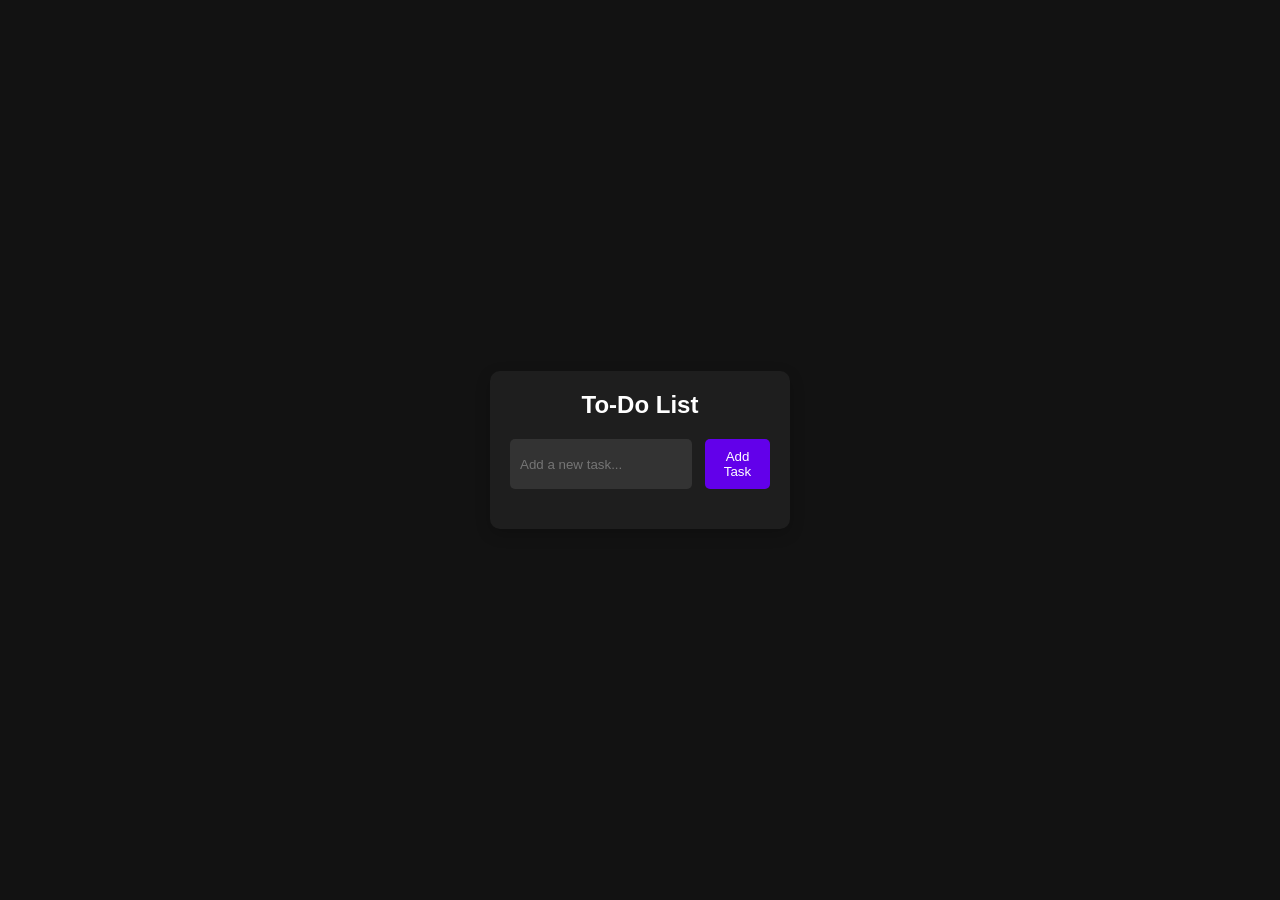
<file: 01_todo-localstorage/index.html>
<!DOCTYPE html>
<html lang="en">
  <head>
    <meta charset="UTF-8" />
    <meta name="viewport" content="width=device-width, initial-scale=1.0" />
    <title>Dark Mode To-Do List</title>
    <link rel="stylesheet" href="styles.css" />
  </head>
  <body>
    <div class="container">
      <h1>To-Do List</h1>
      <div class="input-container">
        <input type="text" id="todo-input" placeholder="Add a new task..." />
        <button id="add-task-btn">Add Task</button>
      </div>
      <ul id="todo-list"></ul>
    </div>
    <script src="script.js"></script>
  </body>
</html>
</file>
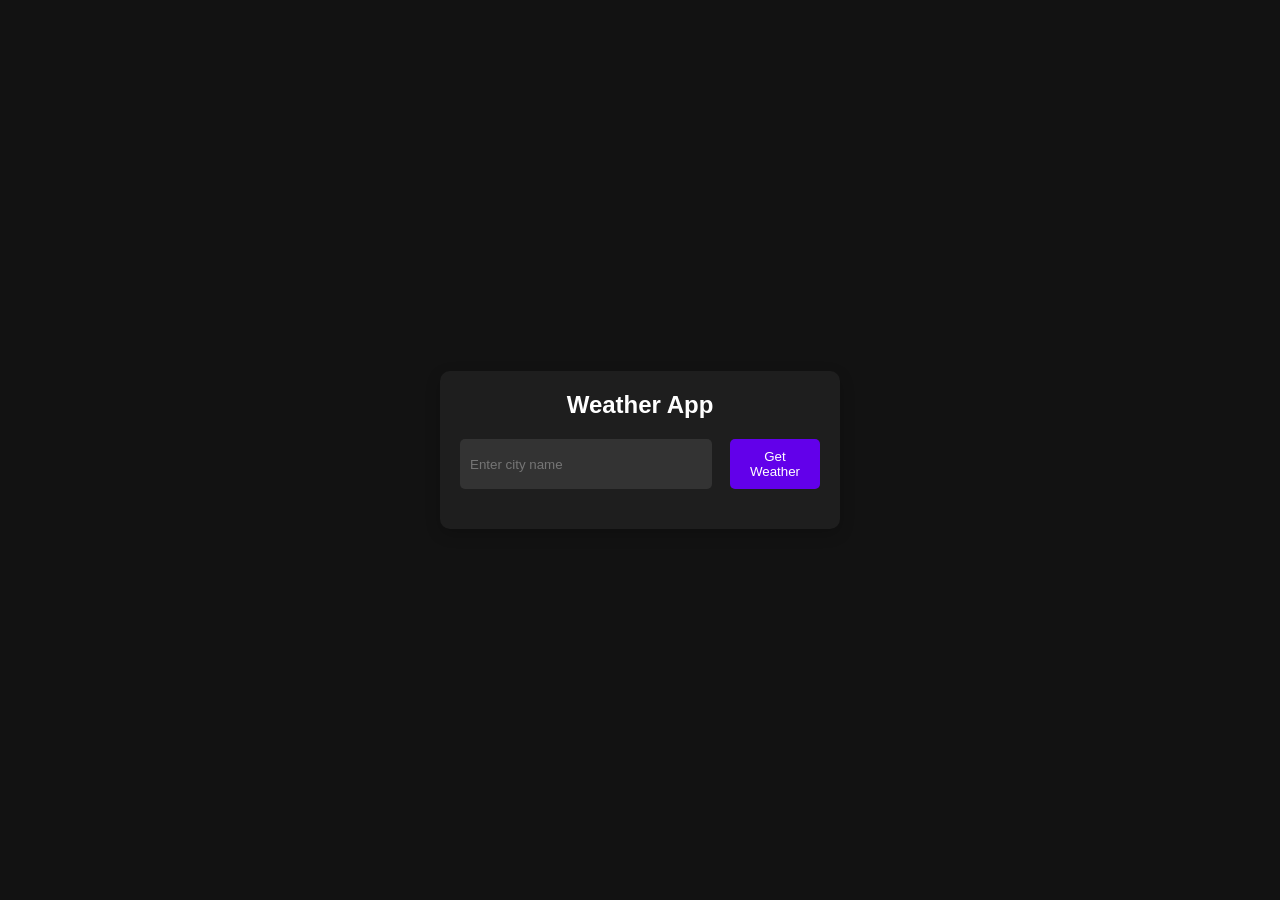
<file: 02_weather/index.html>
<!DOCTYPE html>
<html lang="en">
  <head>
    <meta charset="UTF-8" />
    <meta name="viewport" content="width=device-width, initial-scale=1.0" />
    <title>Weather App</title>
    <link rel="stylesheet" href="styles.css" />
  </head>
  <body>
    <div class="container">
      <h1>Weather App</h1>
      <div class="input-container">
        <input type="text" id="city-input" placeholder="Enter city name" />
        <button id="get-weather-btn">Get Weather</button>
      </div>
      <div id="weather-info" class="hidden">
        <h2 id="city-name"></h2>
        <p id="temperature"></p>
        <p id="description"></p>
      </div>
      <p id="error-message" class="hidden">City not found. Please try again.</p>
    </div>
    <script src="script.js"></script>
  </body>
</html>
</file>
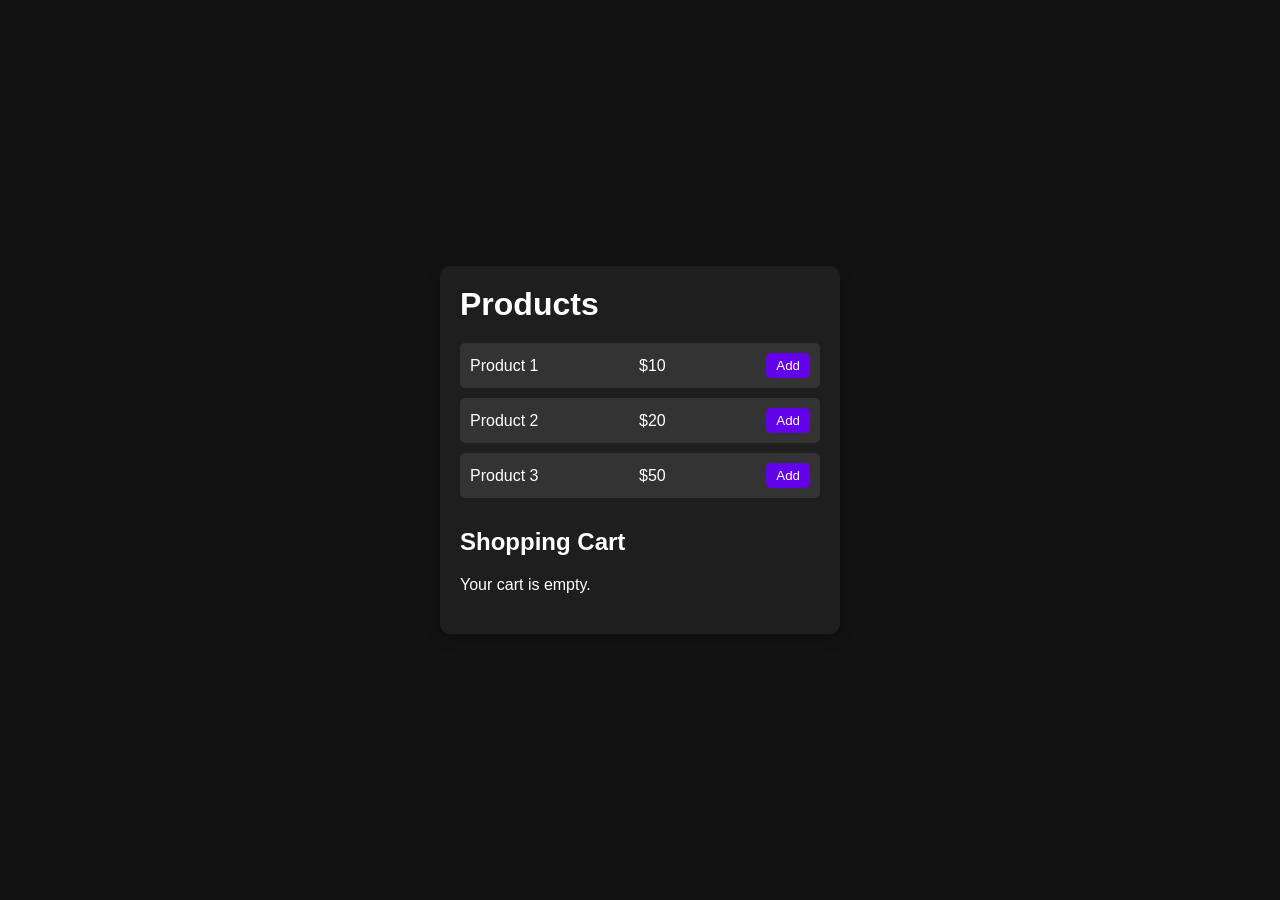
<file: 03_ecommerce/index.html>
<!DOCTYPE html>
<html lang="en">
  <head>
    <meta charset="UTF-8" />
    <meta name="viewport" content="width=device-width, initial-scale=1.0" />
    <title>Simple E-Commerce</title>
    <link rel="stylesheet" href="styles.css" />
  </head>
  <body>
    <div class="container">
      <h1>Products</h1>
      <div id="product-list">
        <!-- Products will be dynamically added here by JavaScript -->
      </div>

      <h2>Shopping Cart</h2>
      <div id="cart-items">
        <p id="empty-cart">Your cart is empty.</p>
      </div>
      <div id="cart-total" class="hidden">
        <p>Total: <span id="total-price"></span></p>
        <button id="checkout-btn">Checkout</button>
      </div>
    </div>

    <script src="script.js"></script>
  </body>
</html>
</file>
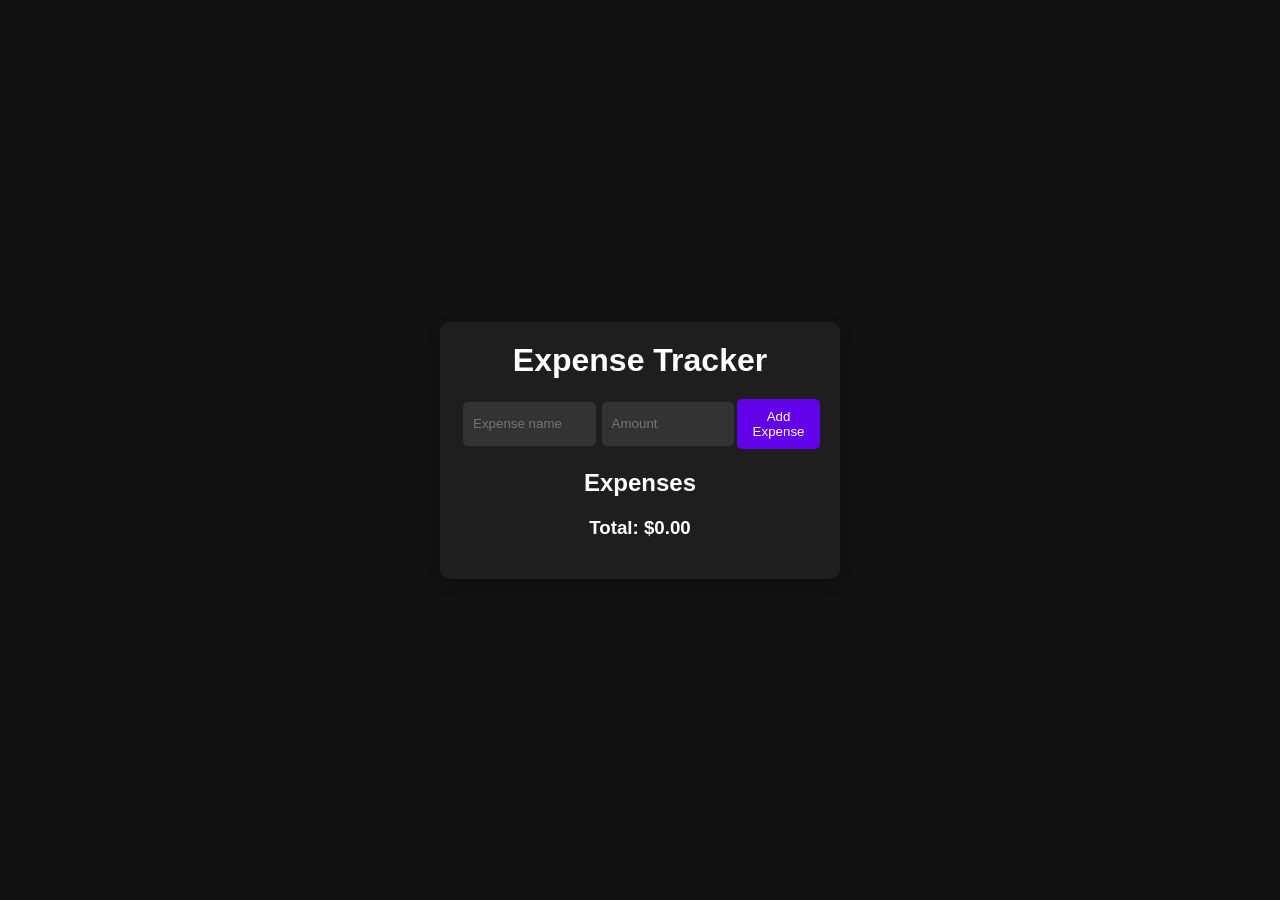
<file: 04_expense_tracker/index.html>
<!doctype html>
<html lang="en">
  <head>
    <meta charset="UTF-8" />
    <meta name="viewport" content="width=device-width, initial-scale=1.0" />
    <title>Expense Tracker</title>
    <link rel="stylesheet" href="styles.css" />
  </head>
  <body>
    <div class="container">
      <h1>Expense Tracker</h1>
      <form id="expense-form">
        <input
          type="text"
          id="expense-name"
          placeholder="Expense name"
          required
        />
        <input
          type="number"
          id="expense-amount"
          placeholder="Amount"
          required
        />
        <button type="submit">Add Expense</button>
      </form>

      <h2>Expenses</h2>
      <ul id="expense-list">
        <!-- Expenses will be dynamically added here -->
      </ul>

      <div id="total">
        <h3>Total: $<span id="total-amount">0.00</span></h3>
      </div>
    </div>
    <script src="script.js"></script>
  </body>
</html>
</file>
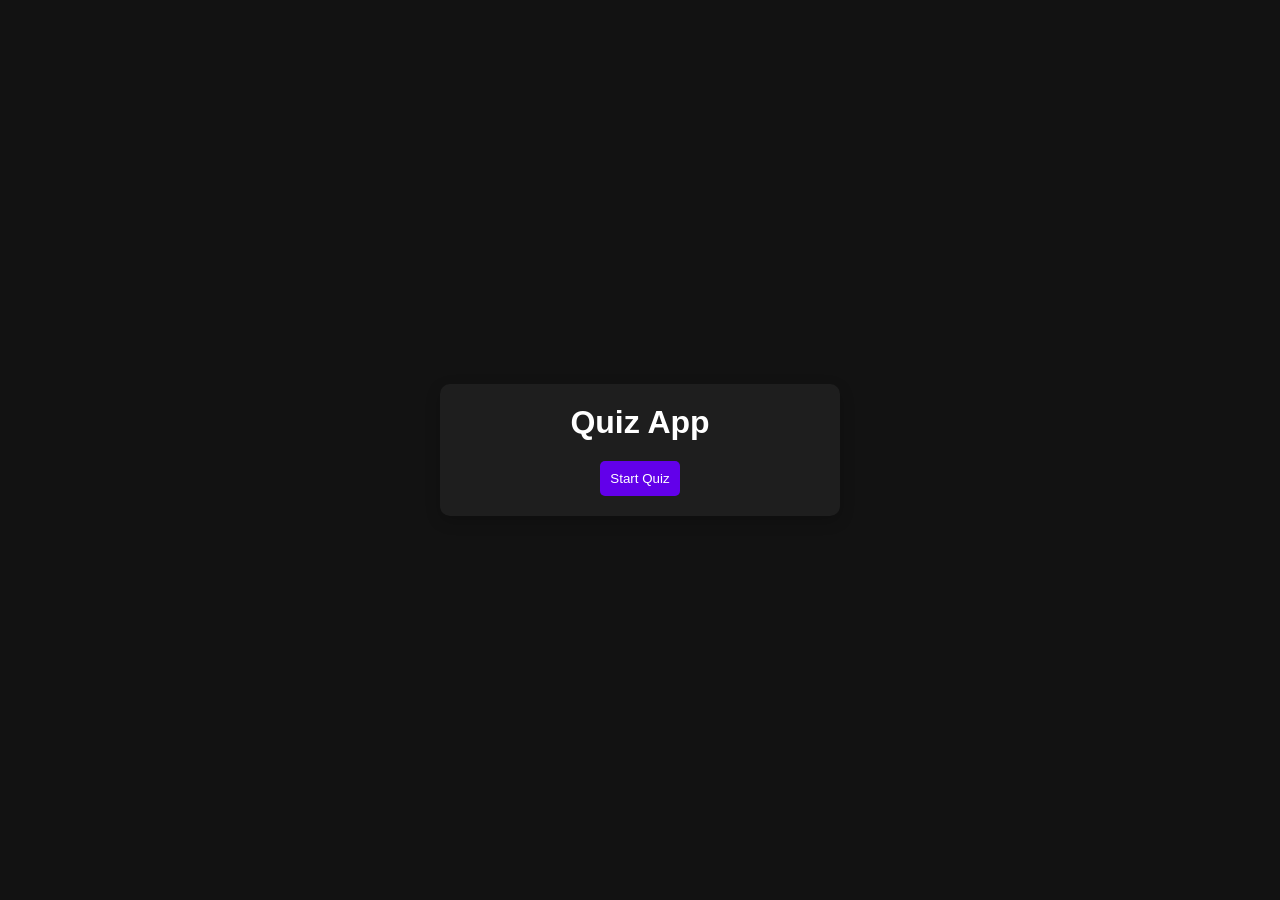
<file: 05_Quiz/index.html>
<!DOCTYPE html>
<html lang="en">
  <head>
    <meta charset="UTF-8" />
    <meta name="viewport" content="width=device-width, initial-scale=1.0" />
    <title>Quiz App</title>
    <link rel="stylesheet" href="styles.css" />
  </head>
  <body>
    <div class="container">
      <h1>Quiz App</h1>
      <div id="quiz-container">
        <div id="question-container" class="hidden">
          <h2 id="question-text"></h2>
          <ul id="choices-list">
            <!-- Choices will be added dynamically here -->
          </ul>
          <button id="next-btn" class="hidden">Next Question</button>
        </div>
        <div id="result-container" class="hidden">
          <h2>Your Score:</h2>
          <p id="score"></p>
          <button id="restart-btn">Restart Quiz</button>
        </div>
        <button id="start-btn">Start Quiz</button>
      </div>
    </div>
    <script src="script.js"></script>
  </body>
</html>
</file>
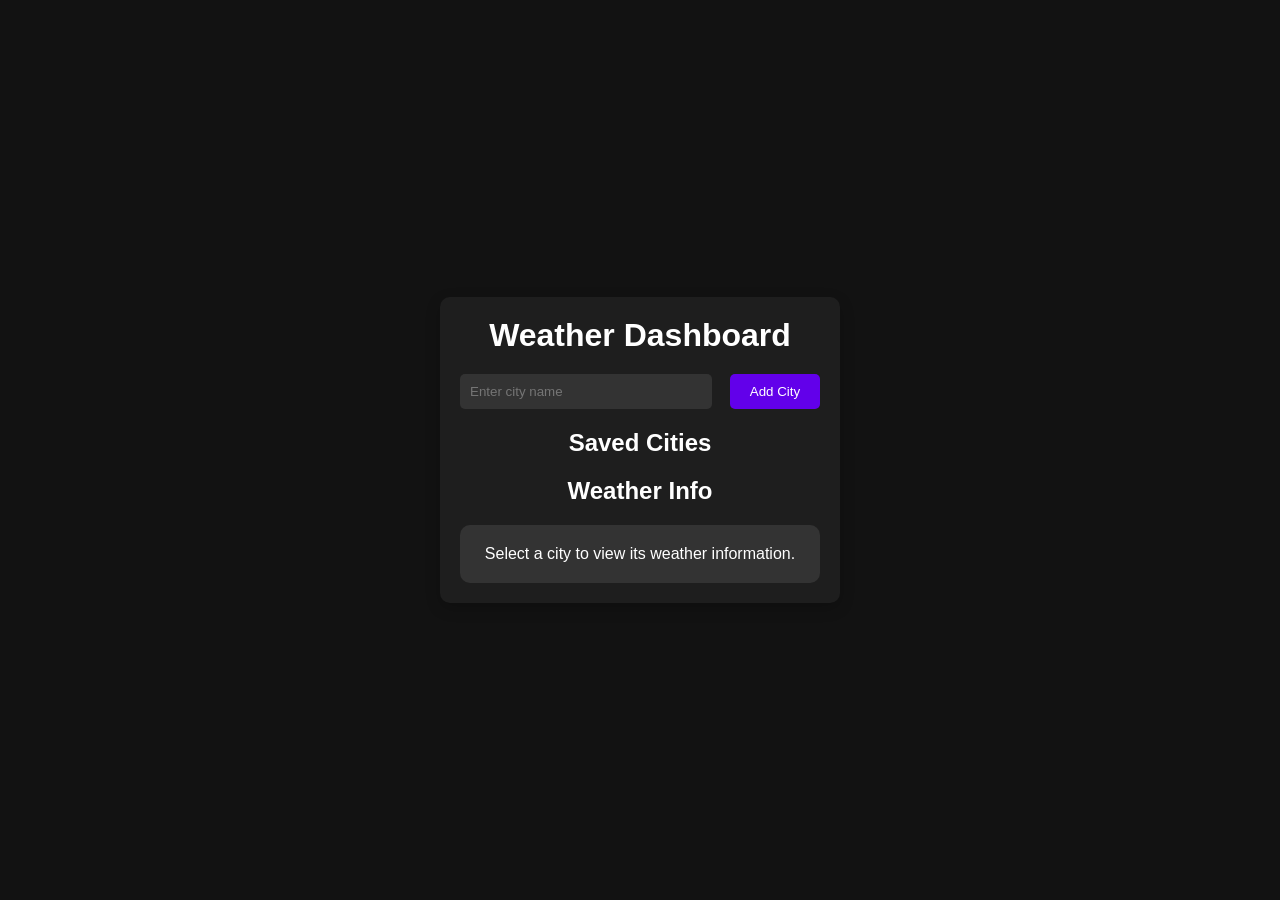
<file: 06_weather_dashboard/index.html>
<!DOCTYPE html>
<html lang="en">
  <head>
    <meta charset="UTF-8" />
    <meta name="viewport" content="width=device-width, initial-scale=1.0" />
    <title>Weather Dashboard</title>
    <link rel="stylesheet" href="styles.css" />
  </head>
  <body>
    <div class="container">
      <h1>Weather Dashboard</h1>
      <div class="input-container">
        <input type="text" id="city-input" placeholder="Enter city name" />
        <button id="add-city-btn">Add City</button>
      </div>

      <h2>Saved Cities</h2>
      <ul id="city-list">
        <!-- Cities will be dynamically added here -->
      </ul>

      <h2>Weather Info</h2>
      <div id="weather-container">
        <p>Select a city to view its weather information.</p>
      </div>
    </div>
    <script src="script.js"></script>
  </body>
</html>
</file>
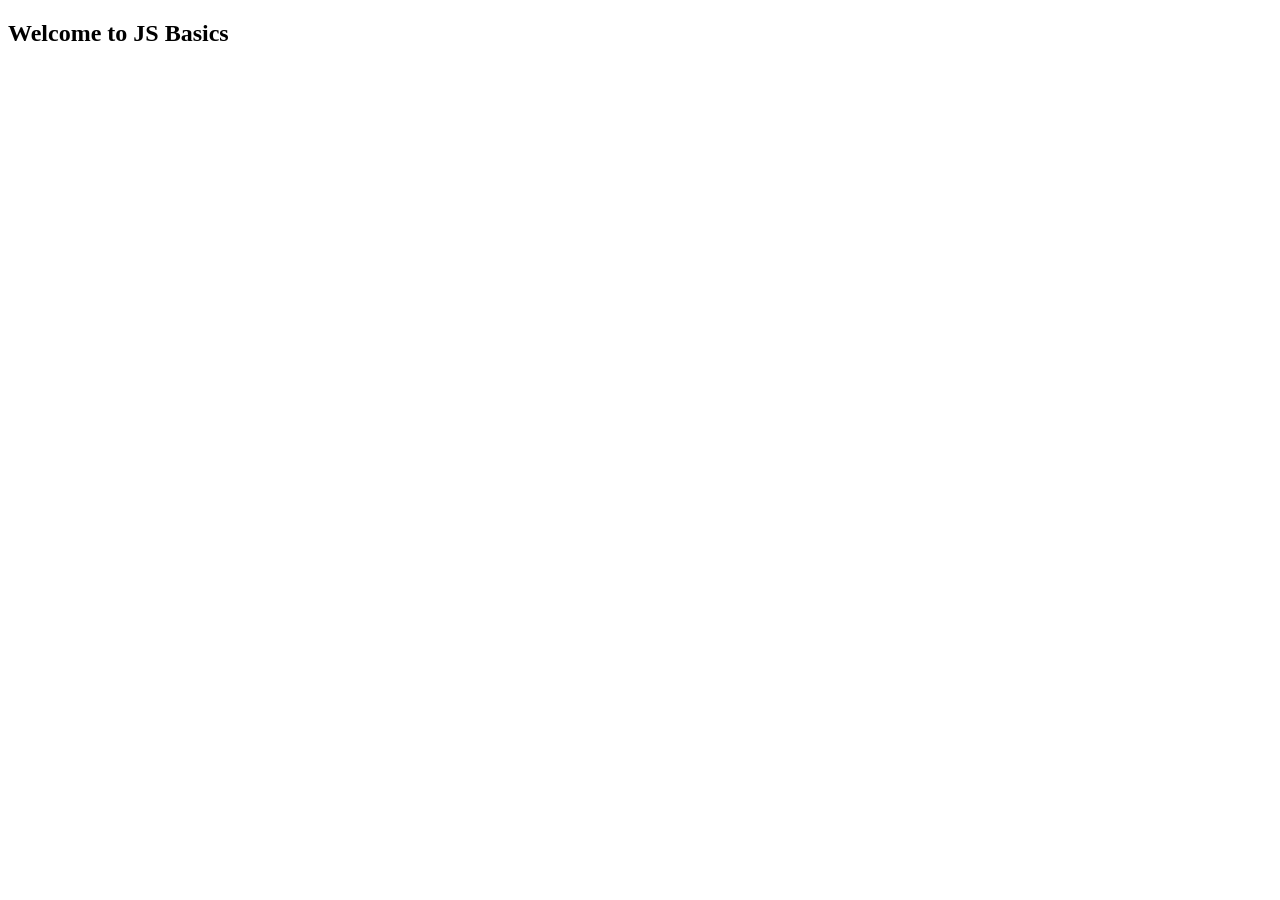
<file: JS Internship/JS Basics/index.html>
<!doctype html>
<html lang="en">
  <head>
    <meta charset="UTF-8" />
    <meta name="viewport" content="width=device-width, initial-scale=1.0" />
    <title>js Basics</title>
  </head>
  <body>
    <div id="container">
      <h2>Welcome to JS Basics</h2>
    </div>
    <script src="script.js"></script>
  </body>
</html>
</file>
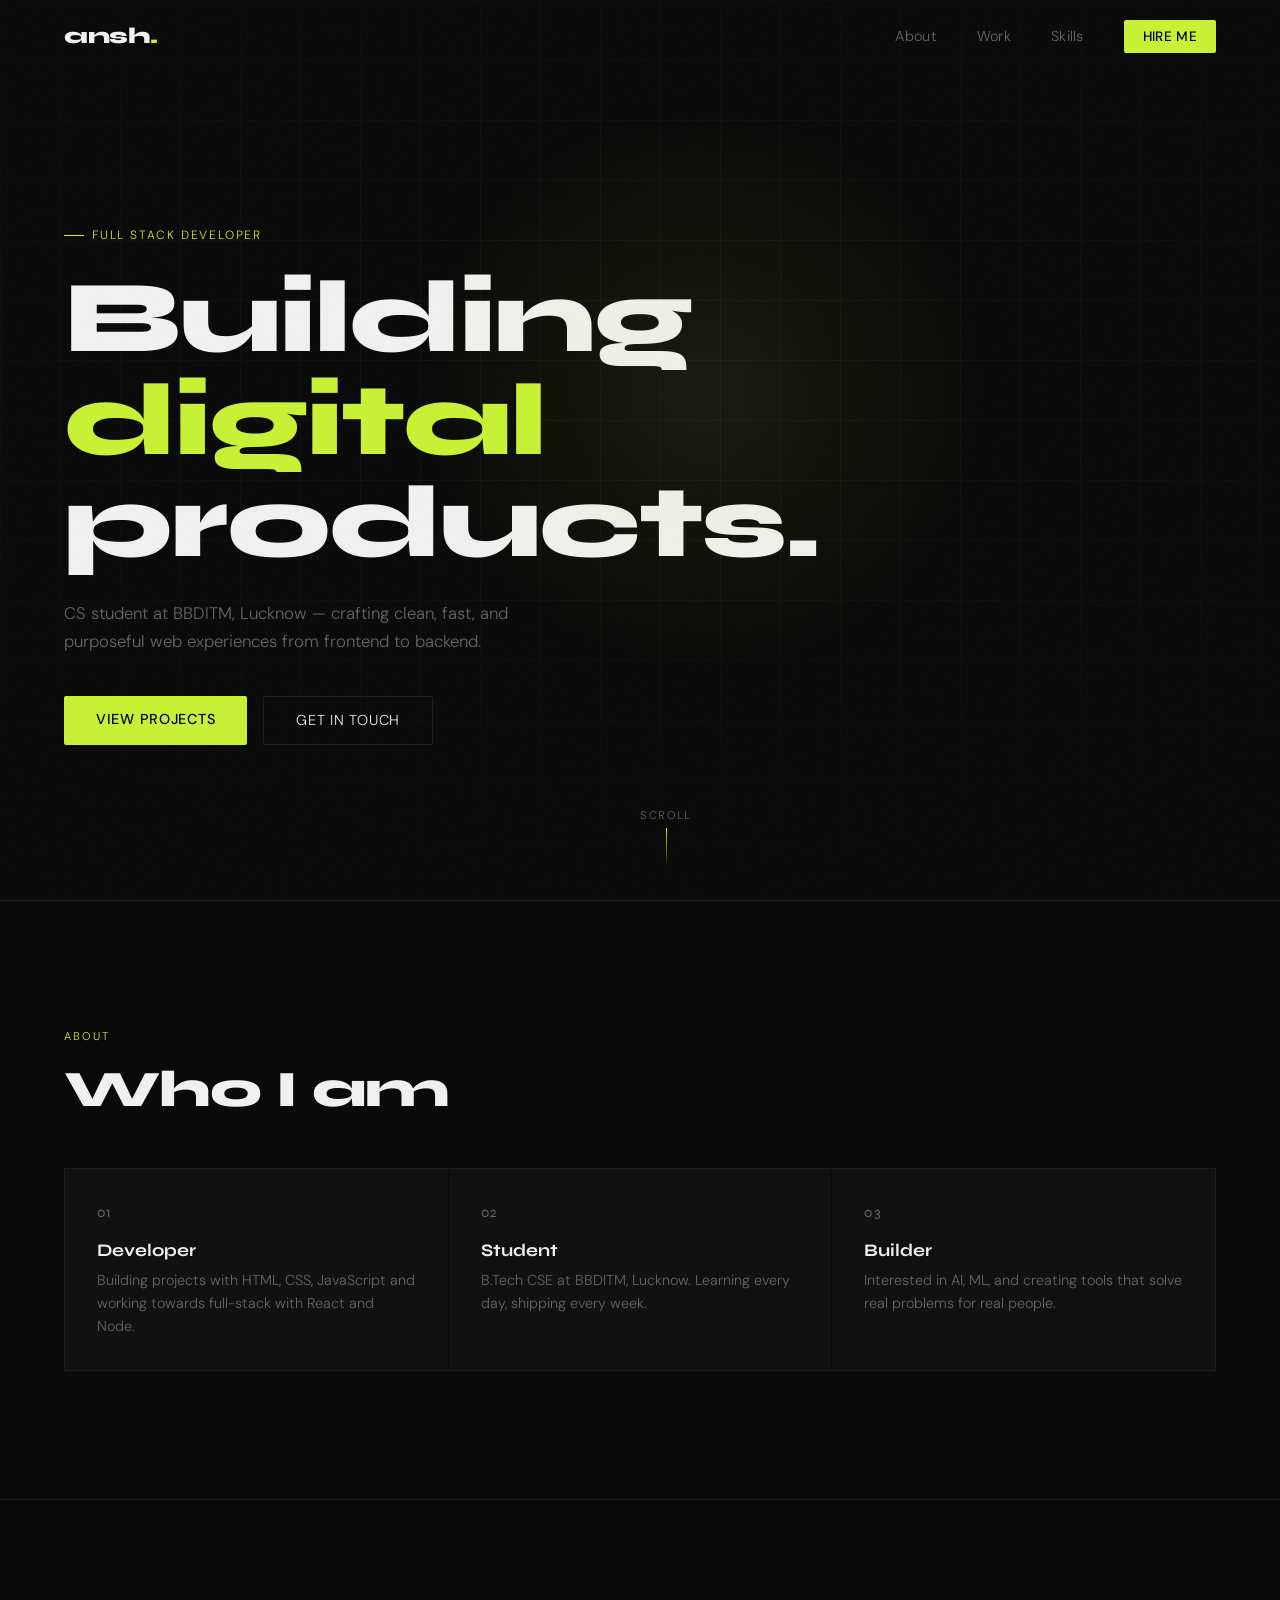
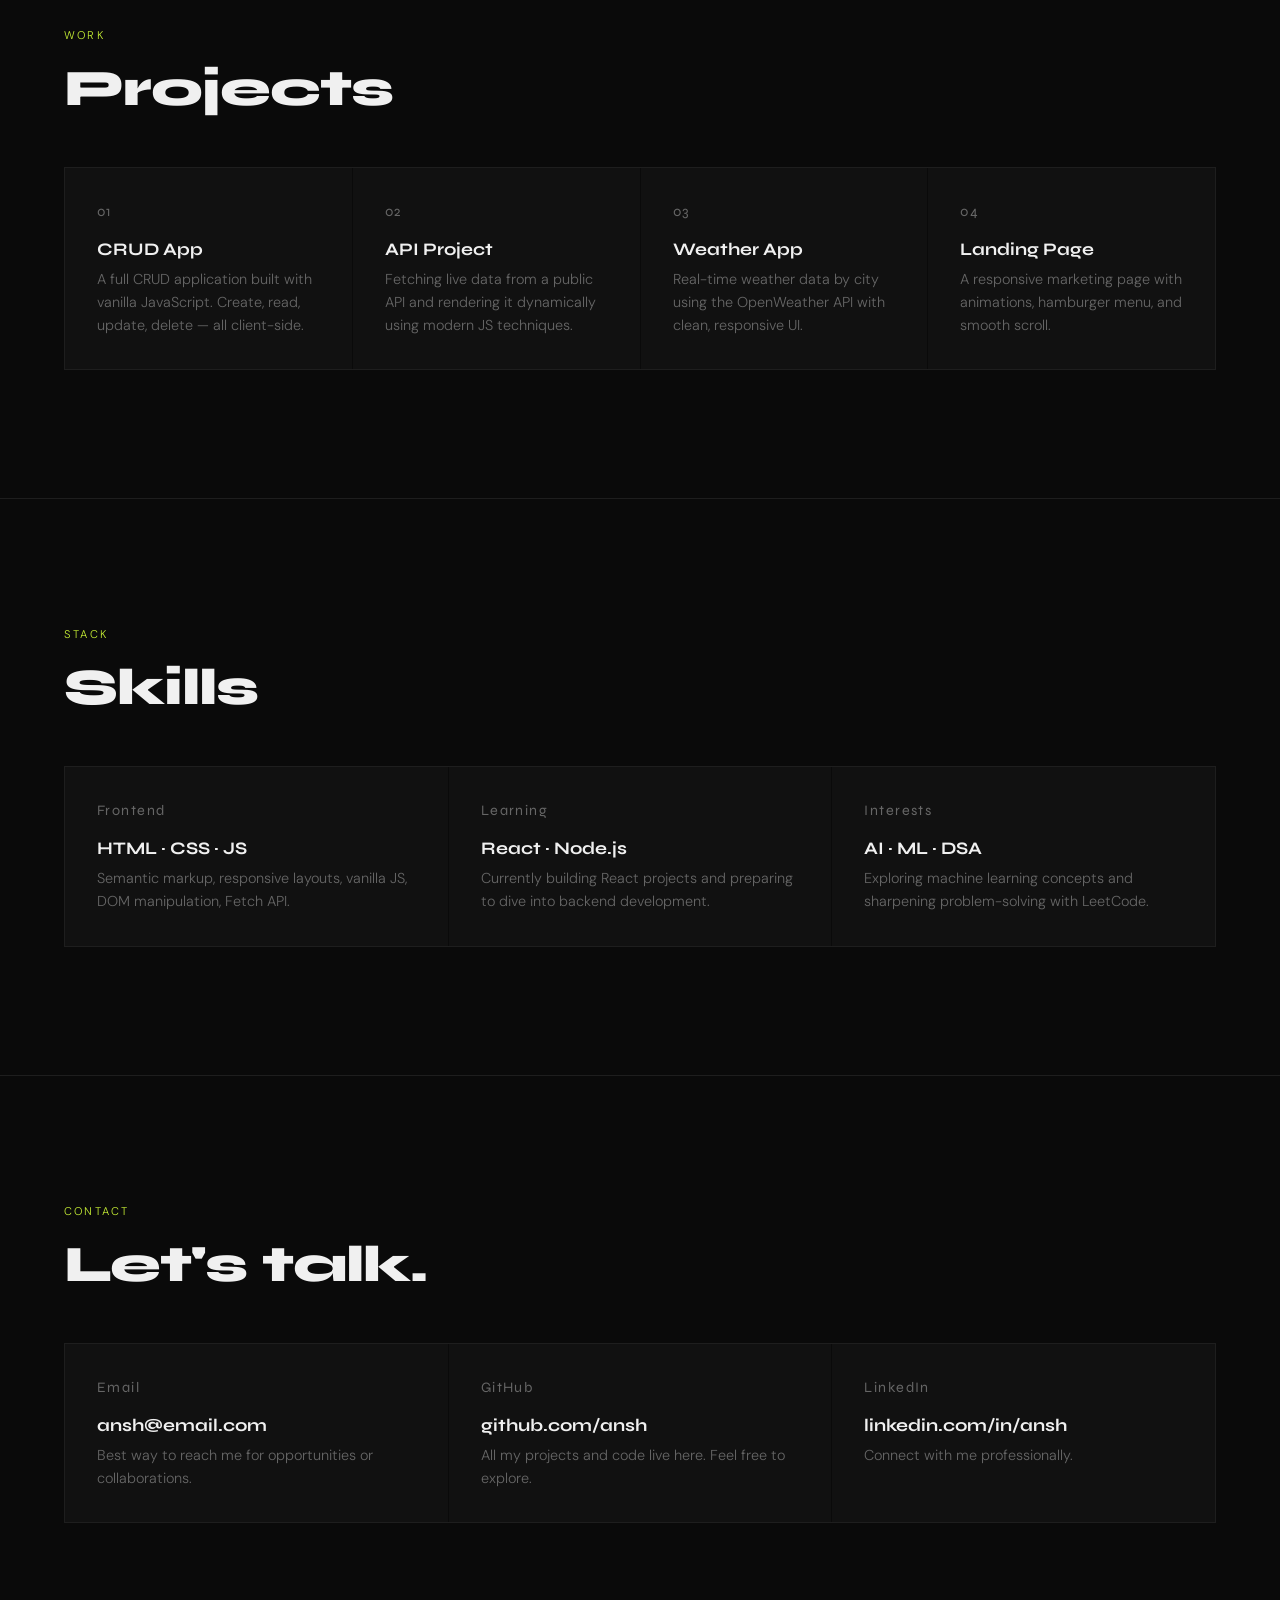
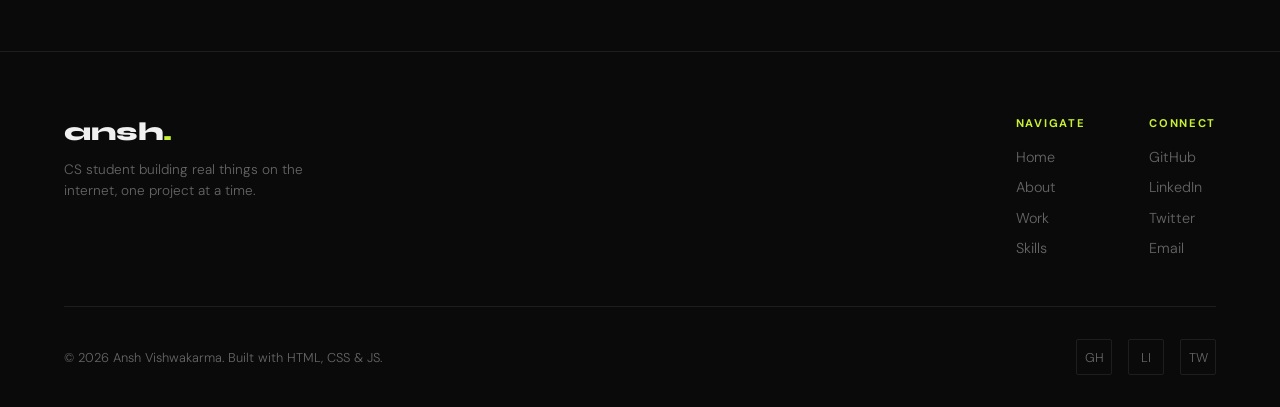
<file: Landing Page/landing-page.html>
<!DOCTYPE html>
<html lang="en">
<head>
  <meta charset="UTF-8" />
  <meta name="viewport" content="width=device-width, initial-scale=1.0"/>
  <title>Ansh | Portfolio</title>
  <link href="https://fonts.googleapis.com/css2?family=Syne:wght@400;600;700;800&family=DM+Sans:ital,wght@0,300;0,400;0,500;1,300&display=swap" rel="stylesheet"/>
  <link rel="stylesheet" href="styles.css">
</head>
<body>

  <!-- NAVBAR -->
  <nav id="navbar">
    <a href="#" class="logo">ansh<span>.</span></a>
    <ul class="nav-links">
      <li><a href="#about">About</a></li>
      <li><a href="#work">Work</a></li>
      <li><a href="#skills">Skills</a></li>
      <li><a href="#contact" class="nav-cta">Hire Me</a></li>
    </ul>
    <button class="hamburger" id="hamburger" aria-label="Toggle menu">
      <span></span><span></span><span></span>
    </button>
  </nav>

  <!-- MOBILE MENU -->
  <div class="mobile-menu" id="mobileMenu">
    <a href="#about" class="mob-link">About</a>
    <a href="#work" class="mob-link">Work</a>
    <a href="#skills" class="mob-link">Skills</a>
    <a href="#contact" class="mob-link">Contact</a>
  </div>

  <!-- HERO -->
  <section class="hero" id="home">
    <span class="hero-tag">Full Stack Developer</span>
    <h1>
      <span class="line">Building</span>
      <span class="line"><em>digital</em></span>
      <span class="line">products.</span>
    </h1>
    <p class="hero-sub">
      CS student at BBDITM, Lucknow — crafting clean, fast, and purposeful web experiences from frontend to backend.
    </p>
    <div class="hero-actions">
      <a href="#work" class="btn-primary">View Projects</a>
      <a href="#contact" class="btn-outline">Get in Touch</a>
    </div>
    <div class="scroll-indicator">
      <span>Scroll</span>
      <div class="scroll-line"></div>
    </div>
  </section>

  <!-- ABOUT -->
  <section class="content" id="about">
    <p class="section-label">About</p>
    <h2 class="section-title">Who I am</h2>
    <div class="cards">
      <div class="card">
        <p class="card-num">01</p>
        <h3>Developer</h3>
        <p>Building projects with HTML, CSS, JavaScript and working towards full-stack with React and Node.</p>
      </div>
      <div class="card">
        <p class="card-num">02</p>
        <h3>Student</h3>
        <p>B.Tech CSE at BBDITM, Lucknow. Learning every day, shipping every week.</p>
      </div>
      <div class="card">
        <p class="card-num">03</p>
        <h3>Builder</h3>
        <p>Interested in AI, ML, and creating tools that solve real problems for real people.</p>
      </div>
    </div>
  </section>

  <!-- WORK -->
  <section class="content" id="work">
    <p class="section-label">Work</p>
    <h2 class="section-title">Projects</h2>
    <div class="cards">
      <div class="card">
        <p class="card-num">01</p>
        <h3>CRUD App</h3>
        <p>A full CRUD application built with vanilla JavaScript. Create, read, update, delete — all client-side.</p>
      </div>
      <div class="card">
        <p class="card-num">02</p>
        <h3>API Project</h3>
        <p>Fetching live data from a public API and rendering it dynamically using modern JS techniques.</p>
      </div>
      <div class="card">
        <p class="card-num">03</p>
        <h3>Weather App</h3>
        <p>Real-time weather data by city using the OpenWeather API with clean, responsive UI.</p>
      </div>
      <div class="card">
        <p class="card-num">04</p>
        <h3>Landing Page</h3>
        <p>A responsive marketing page with animations, hamburger menu, and smooth scroll.</p>
      </div>
    </div>
  </section>

  <!-- SKILLS -->
  <section class="content" id="skills">
    <p class="section-label">Stack</p>
    <h2 class="section-title">Skills</h2>
    <div class="cards">
      <div class="card">
        <p class="card-num">Frontend</p>
        <h3>HTML · CSS · JS</h3>
        <p>Semantic markup, responsive layouts, vanilla JS, DOM manipulation, Fetch API.</p>
      </div>
      <div class="card">
        <p class="card-num">Learning</p>
        <h3>React · Node.js</h3>
        <p>Currently building React projects and preparing to dive into backend development.</p>
      </div>
      <div class="card">
        <p class="card-num">Interests</p>
        <h3>AI · ML · DSA</h3>
        <p>Exploring machine learning concepts and sharpening problem-solving with LeetCode.</p>
      </div>
    </div>
  </section>

  <!-- CONTACT -->
  <section class="content" id="contact">
    <p class="section-label">Contact</p>
    <h2 class="section-title">Let's talk.</h2>
    <div class="cards">
      <div class="card">
        <p class="card-num">Email</p>
        <h3>ansh@email.com</h3>
        <p>Best way to reach me for opportunities or collaborations.</p>
      </div>
      <div class="card">
        <p class="card-num">GitHub</p>
        <h3>github.com/ansh</h3>
        <p>All my projects and code live here. Feel free to explore.</p>
      </div>
      <div class="card">
        <p class="card-num">LinkedIn</p>
        <h3>linkedin.com/in/ansh</h3>
        <p>Connect with me professionally.</p>
      </div>
    </div>
  </section>

  <!-- FOOTER -->
  <footer>
    <div class="footer-top">
      <div class="footer-brand">
        <a href="#" class="logo">ansh<span>.</span></a>
        <p>CS student building real things on the internet, one project at a time.</p>
      </div>
      <div class="footer-links">
        <div class="footer-col">
          <h4>Navigate</h4>
          <ul>
            <li><a href="#home">Home</a></li>
            <li><a href="#about">About</a></li>
            <li><a href="#work">Work</a></li>
            <li><a href="#skills">Skills</a></li>
          </ul>
        </div>
        <div class="footer-col">
          <h4>Connect</h4>
          <ul>
            <li><a href="#">GitHub</a></li>
            <li><a href="#">LinkedIn</a></li>
            <li><a href="#">Twitter</a></li>
            <li><a href="#">Email</a></li>
          </ul>
        </div>
      </div>
    </div>
    <div class="footer-bottom">
      <p>© 2026 Ansh Vishwakarma. Built with HTML, CSS & JS.</p>
      <div class="footer-socials">
        <a href="#" class="social-link" aria-label="GitHub">GH</a>
        <a href="#" class="social-link" aria-label="LinkedIn">LI</a>
        <a href="#" class="social-link" aria-label="Twitter">TW</a>
      </div>
    </div>
  </footer>

  <!-- BACK TO TOP -->
  <button class="back-top" id="backTop" aria-label="Back to top">↑</button>

  <script>
    // Navbar scroll effect
    const navbar = document.getElementById('navbar');
    window.addEventListener('scroll', () => {
      navbar.classList.toggle('scrolled', window.scrollY > 40);
      document.getElementById('backTop').classList.toggle('visible', window.scrollY > 400);
    });

    // Hamburger toggle
    const hamburger = document.getElementById('hamburger');
    const mobileMenu = document.getElementById('mobileMenu');

    hamburger.addEventListener('click', () => {
      hamburger.classList.toggle('open');
      mobileMenu.classList.toggle('open');
      document.body.style.overflow = hamburger.classList.contains('open') ? 'hidden' : '';
    });

    // Close mobile menu on link click
    document.querySelectorAll('.mob-link').forEach(link => {
      link.addEventListener('click', () => {
        hamburger.classList.remove('open');
        mobileMenu.classList.remove('open');
        document.body.style.overflow = '';
      });
    });

    // Back to top
    document.getElementById('backTop').addEventListener('click', () => {
      window.scrollTo({ top: 0, behavior: 'smooth' });
    });
  </script>
</body>
</html>
</file>
<file: 01_todo-localstorage/styles.css>
/* styles.css */
* {
  margin: 0;
  padding: 0;
  box-sizing: border-box;
}

body {
  font-family: Arial, sans-serif;
  background-color: #121212;
  color: #ffffff;
  display: flex;
  justify-content: center;
  align-items: center;
  height: 100vh;
}

.container {
  background-color: #1e1e1e;
  padding: 20px;
  border-radius: 10px;
  width: 300px;
  box-shadow: 0 5px 15px rgba(0, 0, 0, 0.2);
}

h1 {
  text-align: center;
  margin-bottom: 20px;
  font-size: 24px;
}

.input-container {
  display: flex;
  justify-content: space-between;
  margin-bottom: 20px;
}

input[type="text"] {
  width: 70%;
  padding: 10px;
  background-color: #333333;
  border: none;
  border-radius: 5px;
  color: #fff;
  outline: none;
}

button {
  width: 25%;
  padding: 10px;
  background-color: #6200ea;
  border: none;
  border-radius: 5px;
  color: #fff;
  cursor: pointer;
  transition: background-color 0.3s;
}

button:hover {
  background-color: #3700b3;
}

ul {
  list-style-type: none;
  padding: 0;
}

li {
  background-color: #333333;
  padding: 10px;
  margin-bottom: 10px;
  border-radius: 5px;
  display: flex;
  justify-content: space-between;
  align-items: center;
}

li.completed {
  text-decoration: line-through;
  opacity: 0.7;
}

li button {
  background-color: #d32f2f;
  border: none;
  padding: 5px;
  color: white;
  border-radius: 5px;
  cursor: pointer;
}

li button:hover {
  background-color: #b71c1c;
}
</file>
<file: 02_weather/styles.css>
/* styles.css */
* {
    margin: 0;
    padding: 0;
    box-sizing: border-box;
}

body {
    font-family: Arial, sans-serif;
    background-color: #121212;
    color: #FFFFFF;
    display: flex;
    justify-content: center;
    align-items: center;
    height: 100vh;
}

.container {
    background-color: #1E1E1E;
    padding: 20px;
    border-radius: 10px;
    width: 400px;
    box-shadow: 0 5px 15px rgba(0, 0, 0, 0.2);
    text-align: center;
}

h1 {
    margin-bottom: 20px;
    font-size: 24px;
}

.input-container {
    display: flex;
    justify-content: space-between;
    margin-bottom: 20px;
}

input[type="text"] {
    width: 70%;
    padding: 10px;
    background-color: #333333;
    border: none;
    border-radius: 5px;
    color: #FFF;
    outline: none;
}

button {
    width: 25%;
    padding: 10px;
    background-color: #6200EA;
    border: none;
    border-radius: 5px;
    color: #FFF;
    cursor: pointer;
    transition: background-color 0.3s;
}

button:hover {
    background-color: #3700B3;
}

#weather-info {
    margin-top: 20px;
}

.hidden {
    display: none;
}

#error-message {
    color: #FF5722;
    margin-top: 20px;
}
</file>
<file: 03_ecommerce/styles.css>
/* styles.css */
* {
  margin: 0;
  padding: 0;
  box-sizing: border-box;
}

body {
  font-family: Arial, sans-serif;
  background-color: #121212;
  color: #ffffff;
  display: flex;
  justify-content: center;
  align-items: center;
  height: 100vh;
}

.container {
  width: 400px;
  padding: 20px;
  background-color: #1e1e1e;
  border-radius: 10px;
  box-shadow: 0 5px 15px rgba(0, 0, 0, 0.2);
}

h1,
h2 {
  margin-bottom: 20px;
}

#product-list {
  margin-bottom: 30px;
}

.product {
  background-color: #333333;
  padding: 10px;
  margin-bottom: 10px;
  display: flex;
  justify-content: space-between;
  align-items: center;
  border-radius: 5px;
}

.product button {
  background-color: #6200ea;
  border: none;
  padding: 5px 10px;
  color: #fff;
  border-radius: 5px;
  cursor: pointer;
  transition: background-color 0.3s;
}

.product button:hover {
  background-color: #3700b3;
}

#cart-items {
  margin-bottom: 20px;
}

#cart-total {
  text-align: right;
}

.cartItem {
  margin-bottom: 10px;
  padding: 5px 10px;
  background-color: darkgray;
  border-radius: 7px;
  max-width: 250px;
  display: flex;
  justify-content: space-between;
}

.cartItem button {
  background-color: lightcoral;
  border: none;
  padding: 5px 10px;
  color: #fff;
  border-radius: 5px;
  cursor: pointer;
  transition: background-color 0.3s;
}

.cartItem button:hover {
  background-color: red;
}


#checkout-btn {
  background-color: #6200ea;
  border: none;
  padding: 10px;
  color: white;
  border-radius: 5px;
  cursor: pointer;
  transition: background-color 0.3s;
}

#checkout-btn:hover {
  background-color: #3700b3;
}

.hidden {
  display: none;
}
</file>
<file: 04_expense_tracker/styles.css>
/* styles.css */
* {
  margin: 0;
  padding: 0;
  box-sizing: border-box;
}

body {
  font-family: Arial, sans-serif;
  background-color: #121212;
  color: #ffffff;
  display: flex;
  justify-content: center;
  align-items: center;
  height: 100vh;
}

.container {
  width: 400px;
  padding: 20px;
  background-color: #1e1e1e;
  border-radius: 10px;
  box-shadow: 0 5px 15px rgba(0, 0, 0, 0.2);
}

h1,
h2,
h3 {
  text-align: center;
  margin-bottom: 20px;
}

form {
  display: flex;
  justify-content: space-between;
  margin-bottom: 20px;
}

input[type="text"],
input[type="number"] {
  width: 45%;
  padding: 10px;
  background-color: #333333;
  border: none;
  border-radius: 5px;
  color: #fff;
  outline: none;
  margin: 3px;
}

button {
  padding: 10px;
  background-color: #6200ea;
  border: none;
  border-radius: 5px;
  color: #fff;
  cursor: pointer;
  transition: background-color 0.3s;
}

button:hover {
  background-color: #3700b3;
}

#expense-list {
  list-style-type: none;
  padding: 0;
}

#expense-list li {
  background-color: #333333;
  padding: 10px;
  margin-bottom: 10px;
  display: flex;
  justify-content: space-between;
  align-items: center;
  border-radius: 5px;
}

#total {
  text-align: right;
}

.hidden {
  display: none;
}
</file>
<file: 05_Quiz/styles.css>
/* styles.css */
* {
  margin: 0;
  padding: 0;
  box-sizing: border-box;
}

body {
  font-family: Arial, sans-serif;
  background-color: #121212;
  color: #ffffff;
  display: flex;
  justify-content: center;
  align-items: center;
  height: 100vh;
}

.container {
  width: 400px;
  padding: 20px;
  background-color: #1e1e1e;
  border-radius: 10px;
  box-shadow: 0 5px 15px rgba(0, 0, 0, 0.2);
  text-align: center;
}

h1,
h2 {
  margin-bottom: 20px;
}

ul {
  list-style-type: none;
  padding: 0;
}

li {
  background-color: #333333;
  padding: 10px;
  margin-bottom: 10px;
  border-radius: 5px;
  cursor: pointer;
  transition: background-color 0.3s;
}

/* IMP FIRST TIME USED THIS */
li:not(.selected .incorrect .correct):hover {
  background-color: #6200ea;
}

.selected{
  background-color: #5957ee;
}

.correct{
  background-color: lightgreen;
}

.incorrect{
  background-color: rgb(232, 50, 50);
}

button {
  padding: 10px;
  background-color: #6200ea;
  border: none;
  border-radius: 5px;
  color: white;
  cursor: pointer;
  transition: background-color 0.3s;
}

button:hover {
  background-color: #3700b3;
}

.hidden {
  display: none;
}
</file>
<file: 06_weather_dashboard/styles.css>
/* styles.css */
* {
  margin: 0;
  padding: 0;
  box-sizing: border-box;
}

body {
  font-family: Arial, sans-serif;
  background-color: #121212;
  color: #ffffff;
  display: flex;
  justify-content: center;
  align-items: center;
  height: 100vh;
}

.container {
  width: 400px;
  padding: 20px;
  background-color: #1e1e1e;
  border-radius: 10px;
  box-shadow: 0 5px 15px rgba(0, 0, 0, 0.2);
}

h1,
h2 {
  text-align: center;
  margin-bottom: 20px;
}

.input-container {
  display: flex;
  justify-content: space-between;
  margin-bottom: 20px;
}

input[type="text"] {
  width: 70%;
  padding: 10px;
  background-color: #333333;
  border: none;
  border-radius: 5px;
  color: #fff;
  outline: none;
}

button {
  width: 25%;
  padding: 10px;
  background-color: #6200ea;
  border: none;
  border-radius: 5px;
  color: #fff;
  cursor: pointer;
  transition: background-color 0.3s;
}

button:hover {
  background-color: #3700b3;
}

ul {
  list-style-type: none;
  padding: 0;
}

li {
  background-color: #333333;
  padding: 10px;
  margin-bottom: 10px;
  border-radius: 5px;
  cursor: pointer;
  transition: background-color 0.3s;
}

li:hover {
  background-color: #6200ea;
}

#weather-container {
  background-color: #333333;
  padding: 20px;
  border-radius: 10px;
  margin-top: 20px;
  text-align: center;
}

.hidden {
  display: none;
}
</file>
<file: Landing Page/styles.css>
*, *::before, *::after { margin: 0; padding: 0; box-sizing: border-box; }

    :root {
      --bg: #0a0a0a;
      --surface: #111111;
      --border: #1e1e1e;
      --accent: #c8f135;
      --accent-dim: #a8cc20;
      --text: #f0f0f0;
      --muted: #666;
      --nav-h: 72px;
    }

    html { scroll-behavior: smooth; }

    body {
      background: var(--bg);
      color: var(--text);
      font-family: 'DM Sans', sans-serif;
      font-weight: 300;
      overflow-x: hidden;
    }

    /* ── NOISE OVERLAY ── */
    body::before {
      content: '';
      position: fixed;
      inset: 0;
      background-image: url("data:image/svg+xml,%3Csvg viewBox='0 0 256 256' xmlns='http://www.w3.org/2000/svg'%3E%3Cfilter id='noise'%3E%3CfeTurbulence type='fractalNoise' baseFrequency='0.9' numOctaves='4' stitchTiles='stitch'/%3E%3C/filter%3E%3Crect width='100%25' height='100%25' filter='url(%23noise)' opacity='0.04'/%3E%3C/svg%3E");
      pointer-events: none;
      z-index: 9999;
      opacity: 0.4;
    }

    /* ── NAVBAR ── */
    nav {
      position: fixed;
      top: 0; left: 0; right: 0;
      height: var(--nav-h);
      display: flex;
      align-items: center;
      justify-content: space-between;
      padding: 0 5%;
      z-index: 100;
      border-bottom: 1px solid transparent;
      transition: background 0.3s, border-color 0.3s, backdrop-filter 0.3s;
    }

    nav.scrolled {
      background: rgba(10,10,10,0.85);
      backdrop-filter: blur(16px);
      border-color: var(--border);
    }

    .logo {
      font-family: 'Syne', sans-serif;
      font-weight: 800;
      font-size: 1.4rem;
      letter-spacing: -0.5px;
      color: var(--text);
      text-decoration: none;
    }

    .logo span { color: var(--accent); }

    .nav-links {
      display: flex;
      gap: 2.5rem;
      list-style: none;
    }

    .nav-links a {
      text-decoration: none;
      color: var(--muted);
      font-size: 0.9rem;
      letter-spacing: 0.02em;
      transition: color 0.2s;
      position: relative;
    }

    .nav-links a::after {
      content: '';
      position: absolute;
      bottom: -4px; left: 0;
      width: 0; height: 1px;
      background: var(--accent);
      transition: width 0.3s;
    }

    .nav-links a:hover { color: var(--text); }
    .nav-links a:hover::after { width: 100%; }

    .nav-cta {
      background: var(--accent);
      color: #000 !important;
      padding: 0.5rem 1.2rem;
      border-radius: 2px;
      font-weight: 500;
      font-size: 0.85rem !important;
      letter-spacing: 0.05em;
      text-transform: uppercase;
      transition: background 0.2s, transform 0.2s !important;
    }

    .nav-cta::after { display: none !important; }
    .nav-cta:hover { background: var(--accent-dim) !important; color: #000 !important; transform: translateY(-1px); }

    /* ── HAMBURGER ── */
    .hamburger {
      display: none;
      flex-direction: column;
      gap: 5px;
      cursor: pointer;
      padding: 8px;
      background: none;
      border: none;
      z-index: 200;
    }

    .hamburger span {
      display: block;
      width: 24px;
      height: 2px;
      background: var(--text);
      border-radius: 2px;
      transition: transform 0.35s cubic-bezier(0.77,0.2,0.05,1), opacity 0.3s;
      transform-origin: center;
    }

    .hamburger.open span:nth-child(1) { transform: translateY(7px) rotate(45deg); }
    .hamburger.open span:nth-child(2) { opacity: 0; transform: scaleX(0); }
    .hamburger.open span:nth-child(3) { transform: translateY(-7px) rotate(-45deg); }

    /* ── MOBILE MENU ── */
    .mobile-menu {
      display: none;
      position: fixed;
      inset: 0;
      background: var(--bg);
      flex-direction: column;
      align-items: center;
      justify-content: center;
      gap: 2.5rem;
      z-index: 150;
      opacity: 0;
      pointer-events: none;
      transition: opacity 0.35s;
    }

    .mobile-menu.open {
      opacity: 1;
      pointer-events: all;
    }

    .mobile-menu a {
      font-family: 'Syne', sans-serif;
      font-size: 2.5rem;
      font-weight: 700;
      color: var(--text);
      text-decoration: none;
      transition: color 0.2s;
    }

    .mobile-menu a:hover { color: var(--accent); }

    /* ── HERO ── */
    .hero {
      min-height: 100vh;
      display: flex;
      flex-direction: column;
      justify-content: center;
      padding: calc(var(--nav-h) + 4rem) 5% 4rem;
      position: relative;
      overflow: hidden;
    }

    /* grid background */
    .hero::before {
      content: '';
      position: absolute;
      inset: 0;
      background-image:
        linear-gradient(var(--border) 1px, transparent 1px),
        linear-gradient(90deg, var(--border) 1px, transparent 1px);
      background-size: 60px 60px;
      mask-image: radial-gradient(ellipse 80% 60% at 50% 40%, black 30%, transparent 100%);
      opacity: 0.4;
    }

    /* glowing blob */
    .hero::after {
      content: '';
      position: absolute;
      width: 600px; height: 600px;
      background: radial-gradient(circle, rgba(200,241,53,0.08) 0%, transparent 70%);
      top: 10%; left: 55%;
      transform: translateX(-50%);
      pointer-events: none;
      animation: pulse 6s ease-in-out infinite;
    }

    @keyframes pulse {
      0%, 100% { transform: translateX(-50%) scale(1); opacity: 0.6; }
      50% { transform: translateX(-50%) scale(1.15); opacity: 1; }
    }

    .hero-tag {
      display: inline-flex;
      align-items: center;
      gap: 0.5rem;
      font-size: 0.75rem;
      letter-spacing: 0.15em;
      text-transform: uppercase;
      color: var(--accent);
      margin-bottom: 1.5rem;
      animation: fadeUp 0.8s ease both;
    }

    .hero-tag::before {
      content: '';
      display: block;
      width: 20px; height: 1px;
      background: var(--accent);
    }

    .hero h1 {
      font-family: 'Syne', sans-serif;
      font-size: clamp(3rem, 8vw, 7rem);
      font-weight: 800;
      line-height: 1;
      letter-spacing: -2px;
      margin-bottom: 1.5rem;
      animation: fadeUp 0.8s 0.1s ease both;
    }

    .hero h1 .line { display: block; overflow: hidden; }
    .hero h1 em { font-style: normal; color: var(--accent); }

    .hero-sub {
      max-width: 520px;
      font-size: 1.05rem;
      line-height: 1.7;
      color: var(--muted);
      margin-bottom: 2.5rem;
      animation: fadeUp 0.8s 0.2s ease both;
    }

    .hero-actions {
      display: flex;
      gap: 1rem;
      flex-wrap: wrap;
      animation: fadeUp 0.8s 0.3s ease both;
    }

    .btn-primary {
      background: var(--accent);
      color: #000;
      padding: 0.9rem 2rem;
      font-size: 0.9rem;
      font-weight: 500;
      letter-spacing: 0.05em;
      text-transform: uppercase;
      text-decoration: none;
      border-radius: 2px;
      transition: transform 0.2s, background 0.2s;
    }

    .btn-primary:hover { background: var(--accent-dim); transform: translateY(-2px); }

    .btn-outline {
      border: 1px solid var(--border);
      color: var(--text);
      padding: 0.9rem 2rem;
      font-size: 0.9rem;
      letter-spacing: 0.05em;
      text-transform: uppercase;
      text-decoration: none;
      border-radius: 2px;
      transition: border-color 0.2s, transform 0.2s;
    }

    .btn-outline:hover { border-color: var(--accent); transform: translateY(-2px); }

    /* scroll indicator */
    .scroll-indicator {
      position: absolute;
      bottom: 2rem;
      left: 50%;
      transform: translateX(-50%);
      display: flex;
      flex-direction: column;
      align-items: center;
      gap: 0.4rem;
      animation: fadeUp 1s 0.6s ease both;
    }

    .scroll-indicator span {
      font-size: 0.7rem;
      letter-spacing: 0.15em;
      text-transform: uppercase;
      color: var(--muted);
    }

    .scroll-line {
      width: 1px;
      height: 40px;
      background: linear-gradient(to bottom, var(--accent), transparent);
      animation: scrollDown 1.5s ease infinite;
    }

    @keyframes scrollDown {
      0% { transform: scaleY(0); transform-origin: top; opacity: 1; }
      50% { transform: scaleY(1); transform-origin: top; opacity: 1; }
      100% { transform: scaleY(1); transform-origin: bottom; opacity: 0; }
    }

    /* ── SECTIONS (for scroll demo) ── */
    section.content {
      padding: 8rem 5%;
      border-top: 1px solid var(--border);
    }

    .section-label {
      font-size: 0.7rem;
      letter-spacing: 0.2em;
      text-transform: uppercase;
      color: var(--accent);
      margin-bottom: 1rem;
    }

    .section-title {
      font-family: 'Syne', sans-serif;
      font-size: clamp(2rem, 4vw, 3.5rem);
      font-weight: 800;
      letter-spacing: -1px;
      margin-bottom: 3rem;
    }

    .cards {
      display: grid;
      grid-template-columns: repeat(auto-fit, minmax(260px, 1fr));
      gap: 1px;
      border: 1px solid var(--border);
    }

    .card {
      background: var(--surface);
      padding: 2rem;
      transition: background 0.3s;
      cursor: default;
    }

    .card:hover { background: #161616; }

    .card-num {
      font-family: 'Syne', sans-serif;
      font-size: 0.75rem;
      color: var(--accent);
      letter-spacing: 0.1em;
      margin-bottom: 1rem;
    }

    .card h3 {
      font-family: 'Syne', sans-serif;
      font-size: 1.1rem;
      font-weight: 700;
      margin-bottom: 0.5rem;
    }

    .card p { font-size: 0.9rem; color: var(--muted); line-height: 1.6; }

    /* ── FOOTER ── */
    footer {
      border-top: 1px solid var(--border);
      padding: 4rem 5% 2rem;
    }

    .footer-top {
      display: flex;
      justify-content: space-between;
      align-items: flex-start;
      gap: 2rem;
      flex-wrap: wrap;
      margin-bottom: 3rem;
    }

    .footer-brand .logo { font-size: 1.6rem; display: block; margin-bottom: 0.75rem; }

    .footer-brand p { font-size: 0.85rem; color: var(--muted); max-width: 240px; line-height: 1.6; }

    .footer-links { display: flex; gap: 4rem; flex-wrap: wrap; }

    .footer-col h4 {
      font-size: 0.7rem;
      letter-spacing: 0.15em;
      text-transform: uppercase;
      color: var(--accent);
      margin-bottom: 1rem;
    }

    .footer-col ul { list-style: none; display: flex; flex-direction: column; gap: 0.6rem; }

    .footer-col a {
      text-decoration: none;
      color: var(--muted);
      font-size: 0.9rem;
      transition: color 0.2s;
    }

    .footer-col a:hover { color: var(--text); }

    .footer-bottom {
      display: flex;
      justify-content: space-between;
      align-items: center;
      flex-wrap: wrap;
      gap: 1rem;
      padding-top: 2rem;
      border-top: 1px solid var(--border);
    }

    .footer-bottom p { font-size: 0.8rem; color: var(--muted); }

    .footer-socials { display: flex; gap: 1rem; }

    .social-link {
      width: 36px; height: 36px;
      border: 1px solid var(--border);
      border-radius: 2px;
      display: flex;
      align-items: center;
      justify-content: center;
      color: var(--muted);
      text-decoration: none;
      font-size: 0.8rem;
      transition: border-color 0.2s, color 0.2s;
    }

    .social-link:hover { border-color: var(--accent); color: var(--accent); }

    /* back to top */
    .back-top {
      position: fixed;
      bottom: 2rem; right: 2rem;
      width: 44px; height: 44px;
      background: var(--accent);
      color: #000;
      border: none;
      border-radius: 2px;
      cursor: pointer;
      font-size: 1.1rem;
      display: flex;
      align-items: center;
      justify-content: center;
      opacity: 0;
      transform: translateY(10px);
      transition: opacity 0.3s, transform 0.3s;
      z-index: 90;
    }

    .back-top.visible { opacity: 1; transform: translateY(0); }
    .back-top:hover { background: var(--accent-dim); }

    /* ── ANIMATIONS ── */
    @keyframes fadeUp {
      from { opacity: 0; transform: translateY(24px); }
      to   { opacity: 1; transform: translateY(0); }
    }

    /* ── RESPONSIVE ── */
    @media (max-width: 768px) {
      .nav-links { display: none; }
      .hamburger { display: flex; }
      .mobile-menu { display: flex; }

      .hero h1 { letter-spacing: -1px; }
      .footer-top { flex-direction: column; }
      .footer-links { gap: 2rem; }
      .footer-bottom { flex-direction: column; text-align: center; }
    }
</file>
